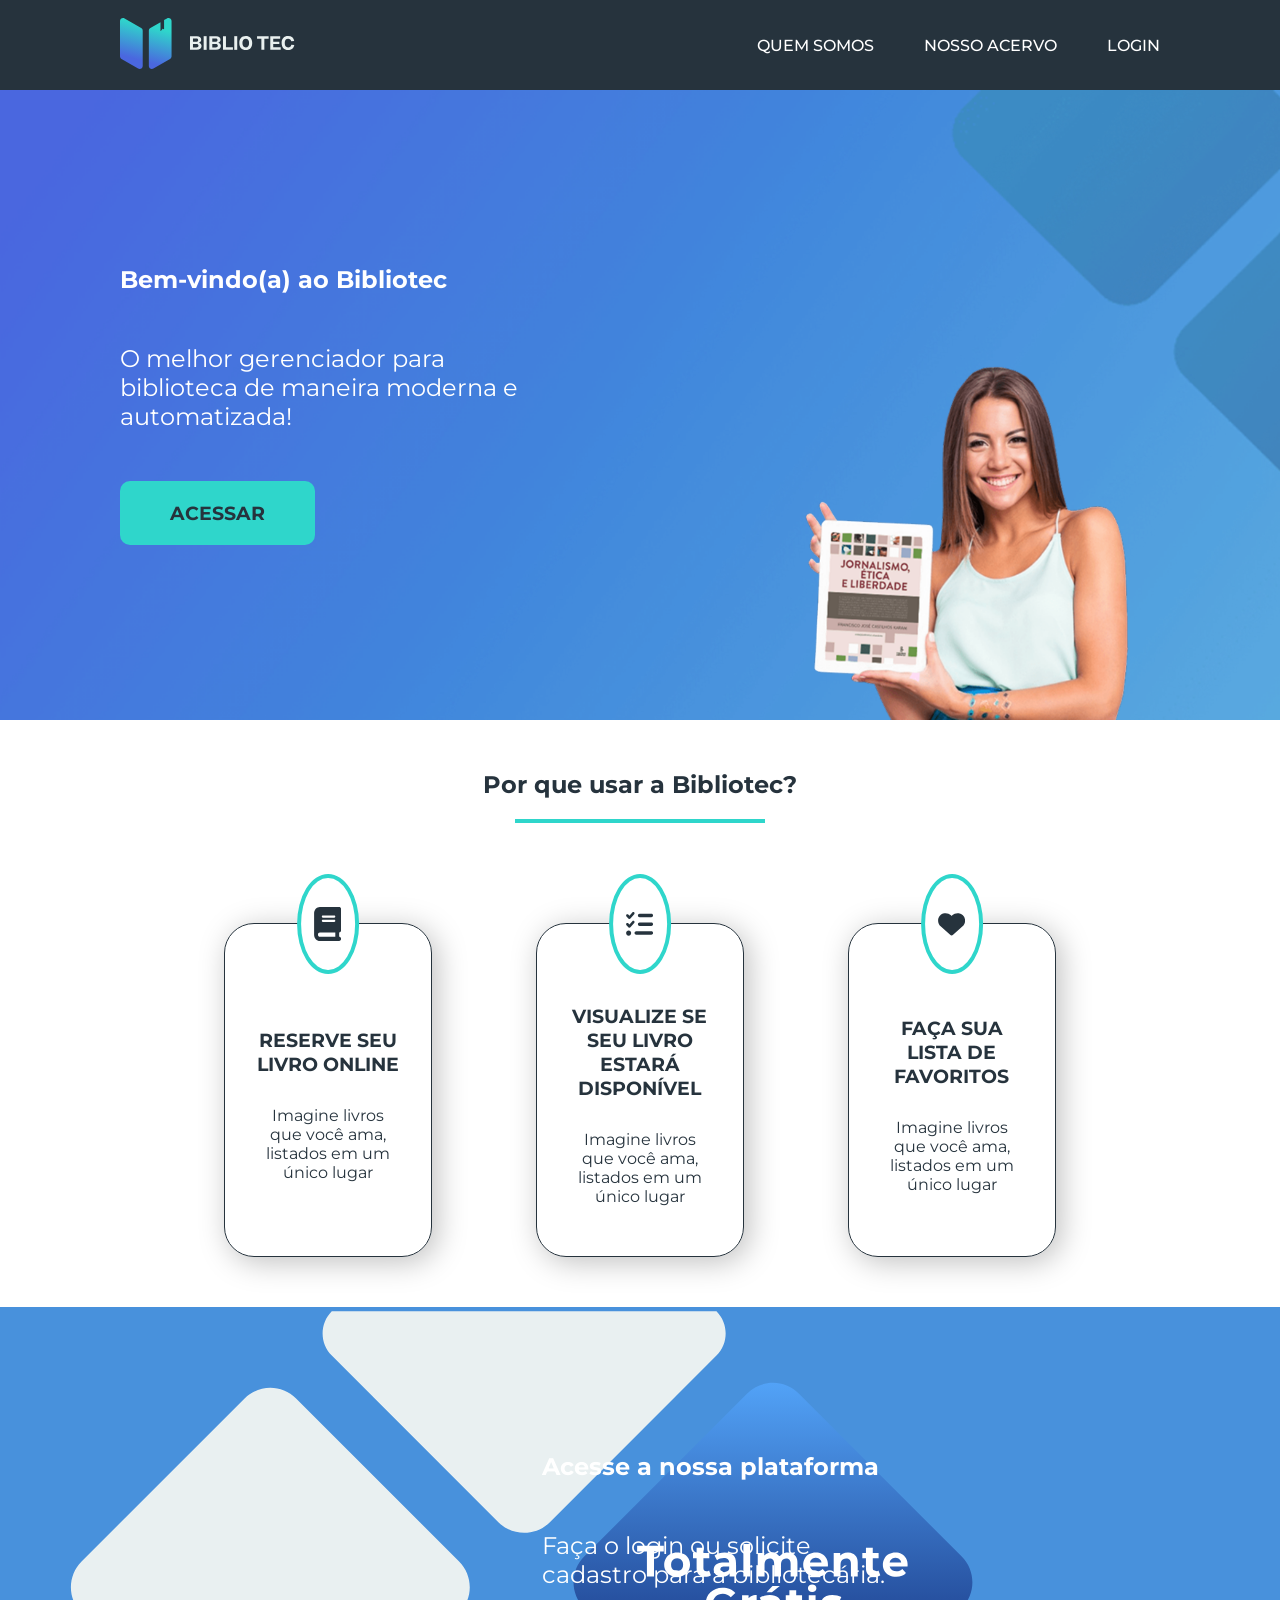
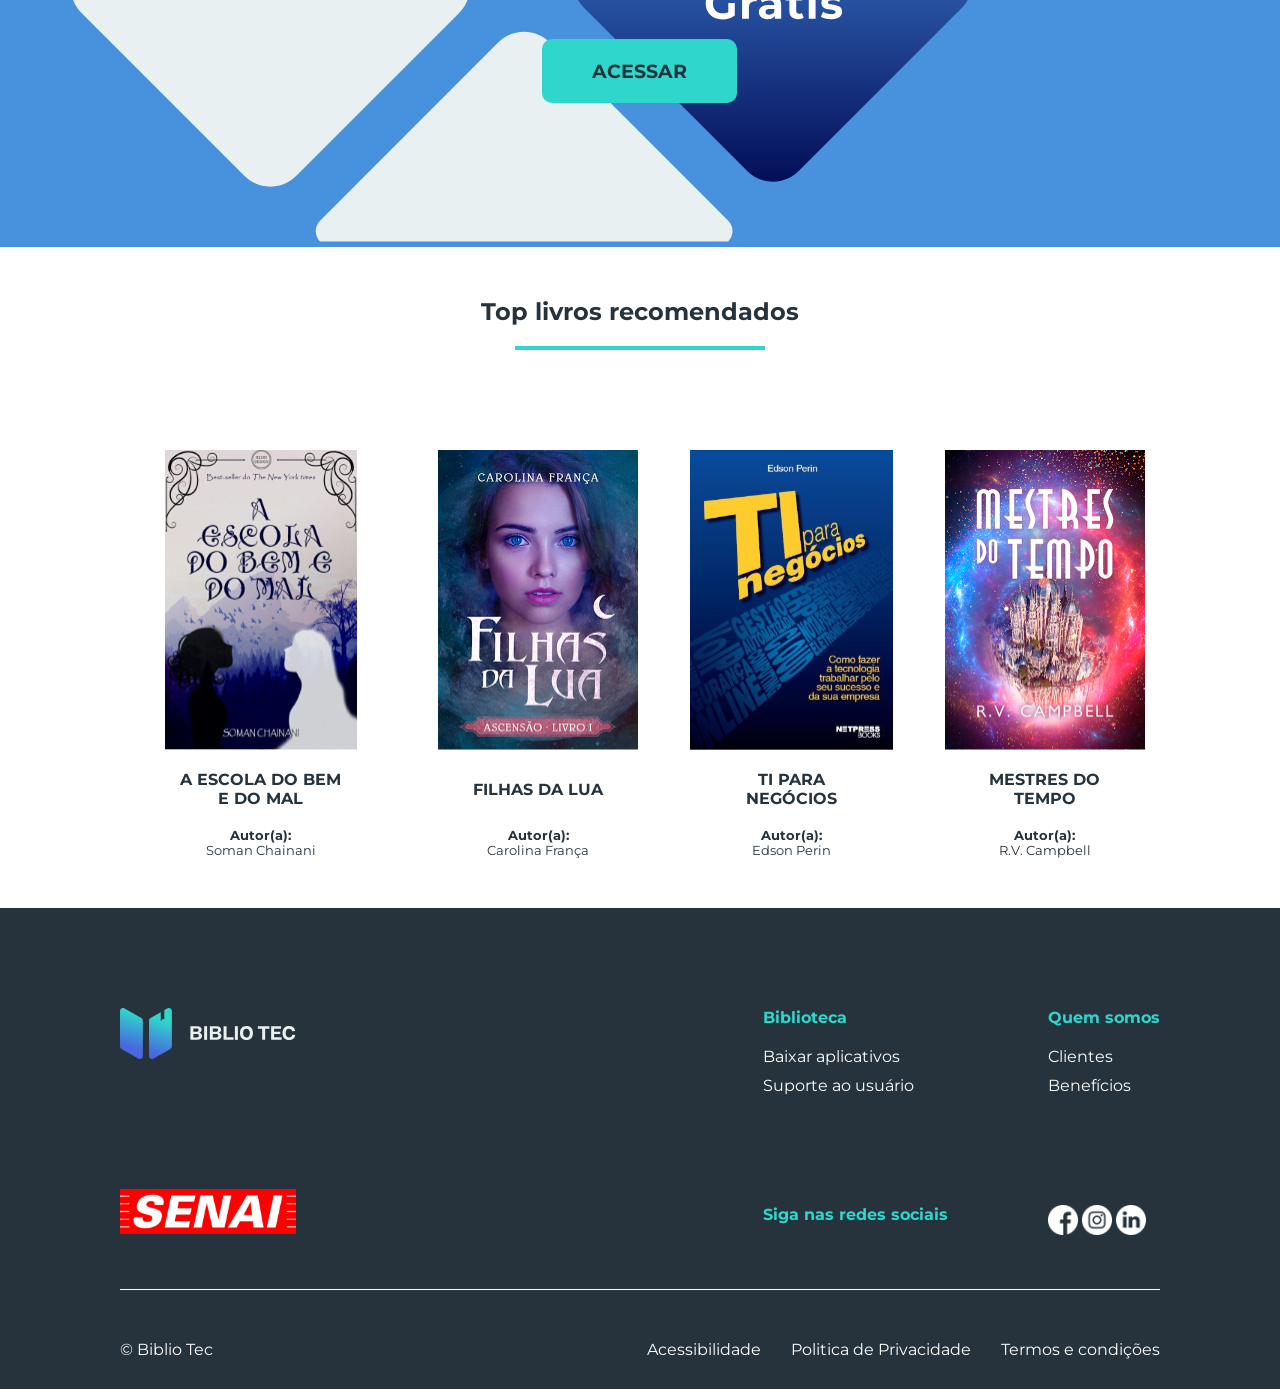
<file: index.html>
<!DOCTYPE html>
<html lang="pt-br">

<head>
    <meta charset="UTF-8">
    <meta name="viewport" content="width=device-width, initial-scale=1.0">
    <title>Bibliotec - Gestão de Bibliotecas</title>

    <link rel="stylesheet" href="styles/global.css">
    <link rel="stylesheet" href="style.css">
    <link rel="shortcut icon" href="imgs/Icone - Bibliotec.png" type="image/x-icon">
    <link rel="stylesheet" href="https://cdnjs.cloudflare.com/ajax/libs/font-awesome/6.4.2/css/all.min.css">
</head>

<body>
    <header class="cabecalho">
        <a href="#">
            <img src="imgs/Logo Horizontal - branca.svg" alt="Logo do sistema Bibliotec.">
        </a>

        <nav class="navegacao">
            <a href="#quem-somos">Quem somos</a>
            <a href="#acervo">Nosso acervo</a>
            <a href="login/login.html">Login</a>
        </nav>

        <!--Responsividade-->
        <button class="botao-menu" id="menu">
            <i class="fa-solid fa-bars"></i>
        </button>
    </header>
    <main>
        <section class="banner-principal">

            <div class="texto-banner">
                <h1>Bem-vindo(a) ao Bibliotec</h1>
                <p>O melhor gerenciador para biblioteca de maneira moderna e automatizada!</p>
                <a href="" class="botao">Acessar</a>
            </div>

            <img src="imgs/img-mulher.png" alt="Imagem de uma mulher segurando uma revista.">

        </section>

        <section class="beneficios" id="quem-somos">
            <div class="titulo-secao">
                <h2>Por que usar a Bibliotec?</h2>
                <span></span>
            </div>

            <div class="beneficios-lista">
                <article class="beneficio">
                    <div class="beneficio-icone">
                        <img src="imgs/icone-livro-home.svg" alt="Icone de livro">
                    </div>
                    <h3>Reserve seu livro online</h3>
                    <p>Imagine livros que você ama, listados em um único lugar</p>
                </article>

                <article class="beneficio">
                    <div class="beneficio-icone">
                        <img src="imgs/icone-lista-home.svg" alt="Icone de lista">
                    </div>
                    <h3>Visualize se seu livro estará disponível</h3>
                    <p>Imagine livros que você ama, listados em um único lugar</p>
                </article>

                <article class="beneficio">
                    <div class="beneficio-icone">
                        <img src="imgs/icone-coracao-home.svg" alt="Icone de coração">
                    </div>
                    <h3>Faça sua lista de favoritos</h3>
                    <p>Imagine livros que você ama, listados em um único lugar</p>
                </article>
            </div>
        </section>

        <section class="banner-meio" id="acesso">
            <div class="texto-banner">
                <h2>Acesse a nossa plataforma</h2>
                <p>Faça o login ou solicite cadastro para a bibliotecária.</p>
                <a href="" class="botao">Acessar</a>
            </div>
        </section>

        <section class="acervo" id="acervo">
            <div class="titulo-secao">
                <h2>Top livros recomendados</h2>
                <span></span>
            </div>

            <div class="livros">

                <article class="livro">
                    <img src="imgs/livro-aescoladobememal.svg" alt="">
                    <h3>A escola do bem e do mal</h3>

                    <div class="livro-texto">
                        <h4>Autor(a):</h4>
                        <p>Soman Chainani</p>
                    </div>
                </article>

                <article class="livro">
                    <img src="imgs/livro-filhasdalua.svg" alt="">
                    <h3>Filhas da Lua</h3>

                    <div class="livro-texto">
                        <h4>Autor(a):</h4>
                        <p>Carolina França</p>
                    </div>
                </article>

                <article class="livro">
                    <img src="imgs/livro-ti.svg" alt="">
                    <h3>TI para Negócios</h3>

                    <div class="livro-texto">
                        <h4>Autor(a):</h4>
                        <p>Edson Perin</p>
                    </div>
                </article>

                <article class="livro">
                    <img src="imgs/livro-mestredotempo.svg" alt="">
                    <h3>Mestres do Tempo</h3>

                    <div class="livro-texto">
                        <h4>Autor(a):</h4>
                        <p>R.V. Campbell</p>
                    </div>
                </article>

            </div>
        </section>
    </main>

    <footer>
        <section class="main">
            <div class="rodape-logos">
                <img src="imgs/Logo Horizontal - branca.svg" alt="Bibliotec" />
                <img src="imgs/SENAI_São_Paulo_logo 1.svg" alt="SENAI" />
            </div>

            <div class="rodape-informacoes">
                <nav class="nav-footer">
                    <p>Biblioteca</p>
                    <a href="#">Baixar aplicativos</a>
                    <a href="#">Suporte ao usuário</a>
                </nav>
                <nav class="nav-footer">
                    <p>Quem somos</p>
                    <a href="# ">Clientes</a>
                    <a href="#">Benefícios</a>
                </nav>
                <p>Siga nas redes sociais</p>
                <nav class="rodape-icones">
                    <a href="#facebook">
                        <img src="imgs/icone-facebook.svg" alt=" Icone do Facebook" />
                    </a>
                    <a href="#instagram">
                        <img src="imgs/icone-instagram.svg" alt="Icone do Instagram" />
                    </a>
                    <a href="#linkedin">
                        <img src="imgs/icone-linkedin.svg" alt="Linkedin" />
                    </a>
                </nav>
            </div>
        </section>

        <span></span>

        <section class="footer-inferior">
            <p>&copy; Biblio Tec</p>
            <nav class="footer">
                <a href="#">Acessibilidade</a>
                <a href="#">Politica de Privacidade</a>
                <a href="#">Termos e condições</a>
            </nav>
        </section>
    </footer>
    <script src="index.js"></script>
    <script src="script.js"></script>
</body>

</html>
</file>
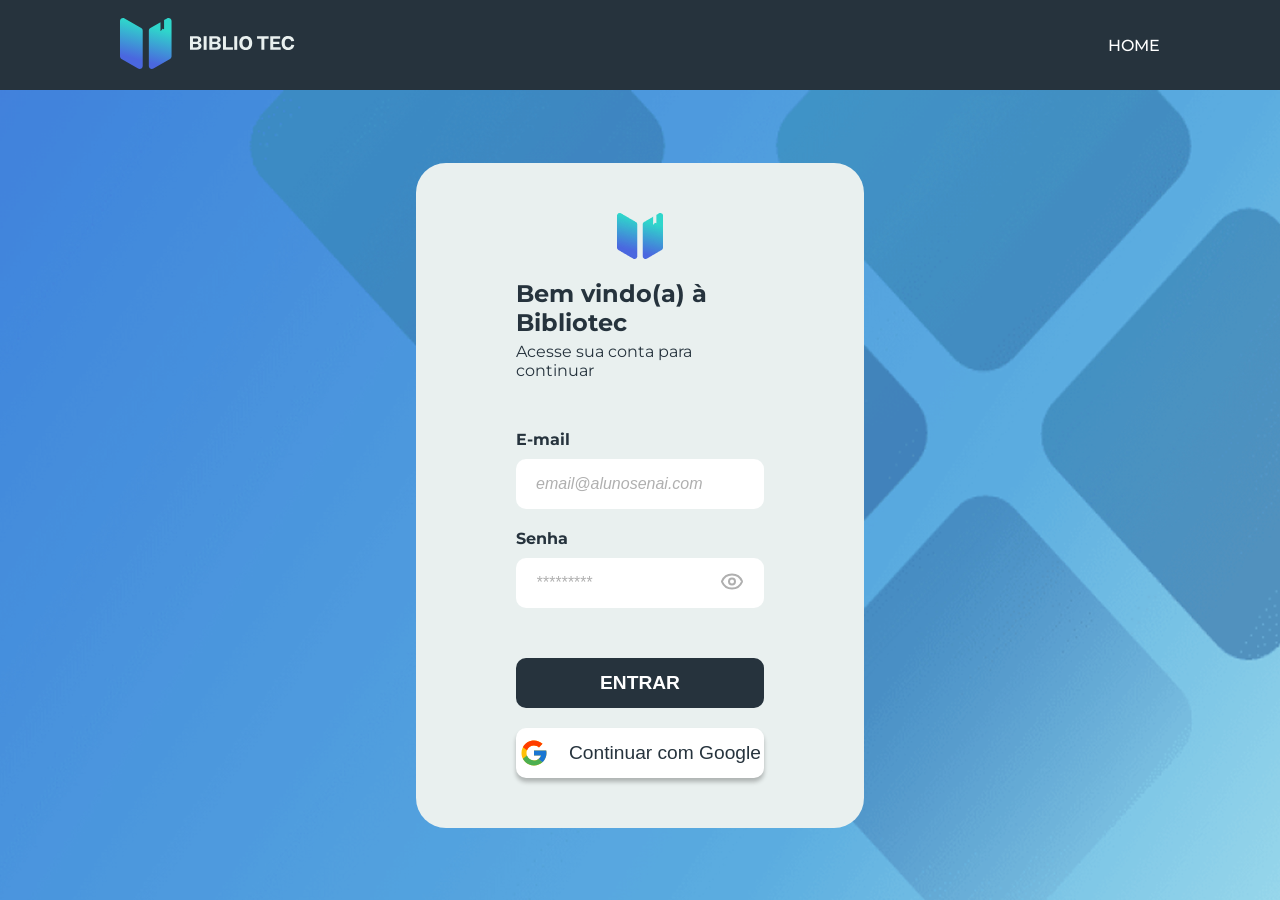
<file: login/login.html>
<!DOCTYPE html>
<html lang="pt-br">
<head>
    <meta charset="UTF-8">
    <meta name="viewport" content="width=device-width, initial-scale=1.0">
    <title>Bibliotec - Login</title>
    <link rel="stylesheet" href="login.css">
    <link rel="stylesheet" href="../styles/global.css">
    <link rel="shortcut icon" href="../imgs/Icone - Bibliotec.png" type="image/x-icon">
</head>
<body>
    <header class="cabecalho">
        <a href="#">
            <img src="../imgs/Logo Horizontal - branca.svg" alt="Logo do sistema Bibliotec.">
        </a>

        <nav class="navegacao">
            <a href="../index.html">Home</a>
        </nav>
    </header>

    <main class="conteudo">
        <section class="login">
            <div class="login-cabecalho">
                <img src="../imgs/Icone - Bibliotec.png" alt="Logo Bibliotec">

                <h1>Bem vindo(a) à Bibliotec</h1>
                <p>Acesse sua conta para continuar</p>
            </div>
            
            <form>
                <div class="campo">
                    <label for="email">E-mail</label>
                    <input type="email" id="email" placeholder="email@alunosenai.com">
                </div>
                
                <div class="campo">
                    <label for="senha">Senha</label>
                    <div class="campo-senha">
                        <input type="password" id="senha" placeholder="*********">
                        <button type="button" id="mostrar-senha" class="botao-olho">
                            <svg xmlns="http://www.w3.org/2000/svg" width="24" height="24" viewBox="0 0 24 24" fill="none" stroke="currentColor" stroke-width="2" stroke-linecap="round" stroke-linejoin="round" class="lucide lucide-eye-icon lucide-eye"><path d="M2.062 12.348a1 1 0 0 1 0-.696 10.75 10.75 0 0 1 19.876 0 1 1 0 0 1 0 .696 10.75 10.75 0 0 1-19.876 0"/><circle cx="12" cy="12" r="3"/></svg>
                        </button>
                    </div>
                </div>
            
                <button type="submit" class="botao-entrar">Entrar</button>
                
                <button class="botao-google">
                    <img src="../imgs/icone-google.svg" alt="Logo Google">
                    <span>Continuar com Google</span>
                </button>
            </form>
        </section>
    </main>

    <script src="login.js"></script>
</body>
</html>
</file>
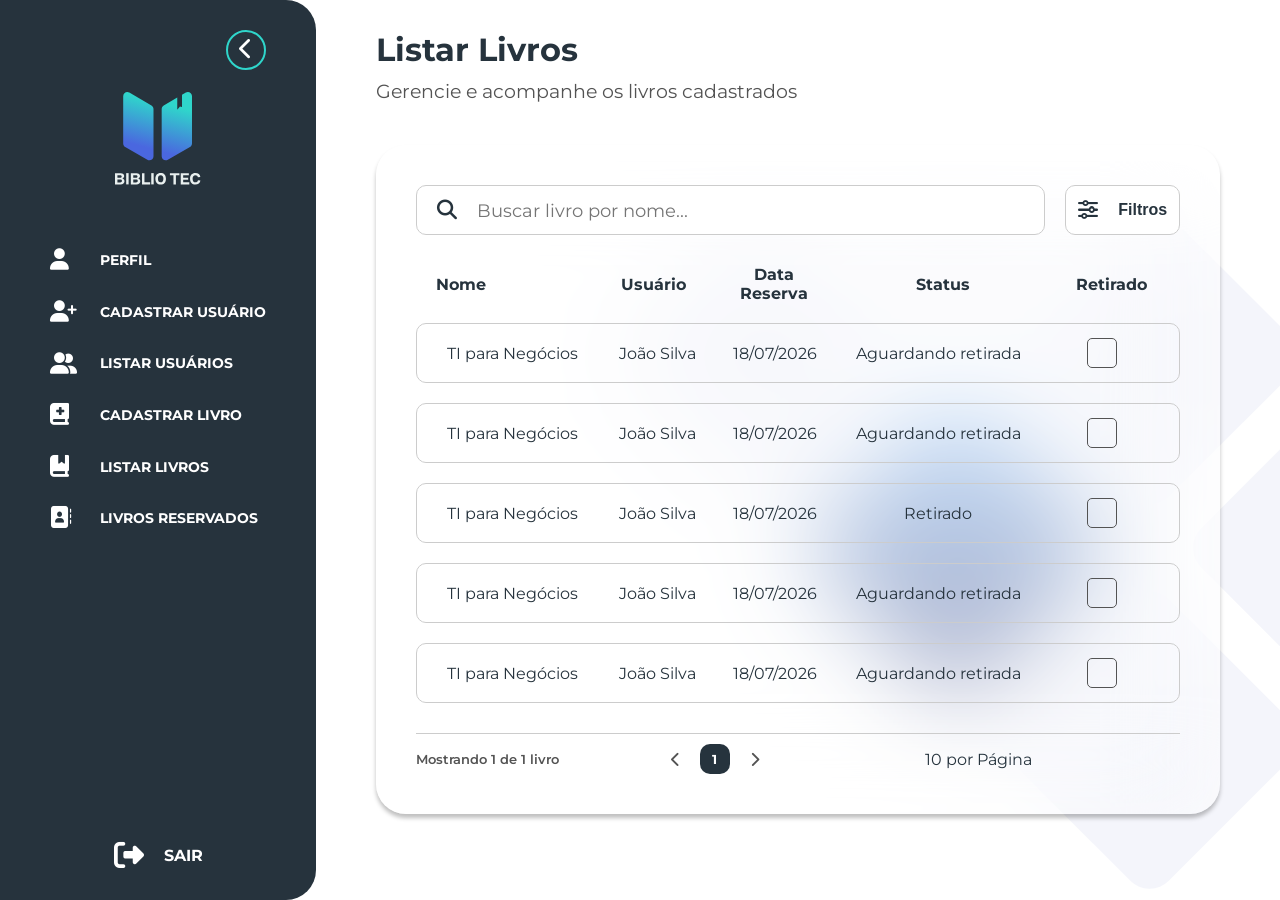
<file: VisaoAdm/ListagemReservados/ListagemR.html>
<!DOCTYPE html>
<html lang="pt-br">
<head>
    <meta charset="UTF-8">
    <meta name="viewport" content="width=device-width, initial-scale=1.0">
    <title>Listagem de Reservas</title>
    <link rel="stylesheet" href="ListagemR.css">
    <link rel="stylesheet" href="../../styles/global.css">

    <link rel="shortcut icon" href="../../imgs/Icone - Bibliotec.png" type="image/x-icon">

    <link rel="stylesheet" href="https://cdnjs.cloudflare.com/ajax/libs/font-awesome/6.4.2/css/all.min.css">

</head>
<body class="pagina-listagem">
    <aside class="menu-lateral">
        <div class="topo-menu">
            <button class="botao-voltar">
                <i class="fa-solid fa-chevron-left"></i>
            </button>

            <img class="logo" src="../../imgs/Logo Vertical - clara.svg" alt="">
        </div>

        <nav class="menu-navegacao">

            <a href="#" class="item-menu">
                <i class="fa-solid fa-user"></i>
                <span>Perfil</span>
            </a>

            <a href="#" class="item-menu">
                <i class="fa-solid fa-user-plus"></i>
                <span>Cadastrar Usuário</span>
            </a>

            <a href="#" class="item-menu">
                <i class="fa-solid fa-user-group"></i>
                <span>Listar Usuários</span>
            </a>

            <a href="#" class="item-menu">
                <i class="fa-solid fa-book-medical"></i>
                <span>Cadastrar Livro</span>
            </a>

            <a href="#" class="item-menu ativo">
                <i class="fa-solid fa-book-bookmark"></i>
                <span>Listar Livros</span>
            </a>

            <a href="#" class="item-menu">
                <i class="fa-solid fa-address-book"></i>
                <span>Livros Reservados</span>
            </a>
        </nav>

        <!-- SAIR -->
        <a href="../../login/login.html" class="botao-sair">
            <i class="fa-solid fa-right-from-bracket"></i>
            <span>Sair</span>
        </a>
    </aside>

    <main class="conteudo-listagem">
        <section class="cabecalho-pagina">
            <h1>Listar Livros</h1>
            <p>Gerencie e acompanhe os livros cadastrados</p>
        </section>

        <!-- CARD PRINCIPAL -->
        <section class="card-listagem">

            <div class="area-busca">
                <div class="campo-busca">
                    <i class="fa-solid fa-magnifying-glass"></i>
                    <input type="text" placeholder="Buscar livro por nome...">
                </div>

                <button class="botao-filtro">
                    <i class="fa-solid fa-sliders"></i>
                    <span>Filtros</span>
                </button>
            </div>

            <!-- CABEÇALHO DA LISTA -->
            <div class="cabecalho-lista">
                <h2>Nome</h2>
                <h2>Usuário</h2>
                <h2>Data Reserva</h2>
                <h2>Status</h2>
                <h2>Retirado</h2>
            </div>

            <!-- LIVROS -->

            <div class="lista-livros">

                <!-- LIVRO -->
                 <article class="livro">
                    <p class="nome-livro">TI para Negócios</p>
                    <p class="Usuario">João Silva</p>

                   <p class="data-reserva">18/07/2026</p>

                   <p class="status">Aguardando retirada</p>

                    <input type="checkbox">
                </article>


                 <article class="livro">
                    <p class="nome-livro">TI para Negócios</p>
                    <p class="Usuario">João Silva</p>

                   <p class="data-reserva">18/07/2026</p>

                   <p class="status">Aguardando retirada</p>

                    <input type="checkbox">
                </article>


                 <article class="livro">
                    <p class="nome-livro">TI para Negócios</p>
                    <p class="Usuario">João Silva</p>

                   <p class="data-reserva">18/07/2026</p>

                   <p class="status1">Retirado</p>

                    <input type="checkbox">
                </article>


                 <article class="livro">
                    <p class="nome-livro">TI para Negócios</p>
                    <p class="Usuario">João Silva</p>

                   <p class="data-reserva">18/07/2026</p>

                   <p class="status">Aguardando retirada</p>

                    <input type="checkbox">
                </article>

             

                <article class="livro">
                    <p class="nome-livro">TI para Negócios</p>
                    <p class="usuario">João Silva</p>

                   <p class="data-reserva">18/07/2026</p>

                   <p class="status">Aguardando retirada</p>

                    <input type="checkbox">
                </article>

            </div>

            <!-- RODAPÉ DA LISTAGEM -->
            <div class="rodape-listagem">
                <p class="quantidade-livros">Mostrando 1 de 1 livro</p>

                <!-- PAGINAÇÃO -->
                <div class="paginacao">
                    <button class="botao-pagina">
                        <i class="fa-solid fa-chevron-left"></i>
                    </button>

                    <span class="pagina-atual">1</span>

                    <button class="botao-pagina">
                        <i class="fa-solid fa-chevron-right"></i>
                    </button>
                </div>
                <p class="paginacao1">10 por Página</p>
            </div>
            
        </section>
    </main>
</body>
</html>
</file>
<file: styles/global.css>
@import url('https://fonts.googleapis.com/css2?family=Montserrat:ital,wght@0,100..900;1,100..900&display=swap');


* {
    padding: 0;
    margin: 0;
    box-sizing: border-box;
}

:root {
    --azul-escuro: #26333D;
    --texto: #26333D;
    --branco: #FFFFFF;
    --cor-destaque: #2FD6CB;
    --fundos: #E9F0EF;
    --textos-paginas: #535353;
    --cor-bordas: #CCCCCC;
}

html {
    scroll-behavior: smooth;
}

body {
    font-family: "Montserrat", sans-serif;
    background-color: var(--branco);
    color: var(--texto);
}

/* CABEÇALHO */

a {
    color: var(--branco);
    text-decoration: none;
}

.cabecalho {
    background-color: var(--azul-escuro);

    display: flex;
    /* flex-direction: row; */
    /* por padrão o flex vem na direção row/linha */

    /* alinha no sentido do flex */
    justify-content: space-between;

    /* alinha no sentido contrário do flex */
    align-items: center;

    padding: 0 120px;

    height: 10vh; /* 10% da visualização vertical do dispositivo/navegador*/
}

.navegacao {
    display: flex;
    align-items: center;

    gap: 50px;
}

.navegacao a {
    text-transform: uppercase;

    /* 1rem -> equivale a 16px (padrão da raíz do HTML) */
    /* em -> pega o tamanho da tipografia do elemento pai */
    font-size: 1em; 
    font-weight: 500;
}


/* LAYOUT DAS PÁGINAS PRINCIPAIS */

/* Página */
.pagina-listagem {
    display: grid;
    grid-template-columns: auto 1fr;
}

/* MENU LATERAL */
.menu-lateral {
    background-color: var(--azul-escuro);

    height: 100vh;

    border-radius: 0 30px 30px 0;

    display: flex;
    flex-direction: column;

    padding: 30px 50px;
}

/* TOPO DO MENU */

.topo-menu {
    display: flex;
    flex-direction: column;
    align-items: center;
}

.botao-voltar {
    /* Largura e altura do botão */
    width: 40px;
    height: 40px;

    font-size: 22px; /* ajustar tamanho do icone */

    border-radius: 50%;
    border: 2px solid var(--cor-destaque);

    background-color: transparent;
    color: var(--branco);

    align-self: flex-end;
    cursor: pointer;
}

/* LOGO */

.logo {
    margin-top: 10%;
    margin-bottom: 30%;
    width: 40%;
}

/* NAVEGAÇÃO */

.menu-navegacao {
    display: flex;
    flex-direction: column;
    gap: 30px;
}

.item-menu {
    display: flex;
    align-items: center;

    gap: 20px;

    text-transform: uppercase;
    font-size: 0.9em;
    font-weight: 700;
}

.item-menu i {
    width: 30px;
    font-size: 1.5em;
}

.item-menu:hover {
    color: var(--cor-destaque);
    padding-bottom: 10px;
    border-bottom: 4px solid var(--cor-destaque);
}

/* ITEM ATIVO */
.item-menu .ativo {
    padding-bottom: 10px;
    border-bottom: 4px solid var(--cor-destaque);
}

/* BOTAO SAIR */

.botao-sair {
    display: flex;
    align-items: center;
    justify-content: center;

    gap: 20px;

    font-size: 1em;
    font-weight: 700;
    text-transform: uppercase;

    margin-top: auto;
}

.botao-sair i{
    font-size: 30px;
}

.botao-sair:hover{
    color: var(--cor-destaque);
}

/* CONTEÚDO */

.conteudo-listagem {
    display: flex;
    flex-direction: column;

    gap: 5%;

    padding: 30px 60px;

    background-color: var(--branco);

    background-image: url(../../imgs/fundo-telas.svg);
    background-repeat: no-repeat;
    background-size: 70%;
    background-position: right bottom;

    height: 100vh;
}

/* CABECALHO MAIN */

.cabecalho-pagina h1 {
    font-size: 2em;
    font-weight: 700;

    margin-bottom: 10px;
}

.cabecalho-pagina p {
    font-size: 1.2em;
    color: var(--textos-paginas);
}

/* CARD PRINCIPAL */

.card-listagem {
    /* APLICA O FILTRO DE DESFOQUE */
    backdrop-filter: blur(50px);
    background-color: rgba(255, 255, 255, 0.3);

    border-radius: 30px;

    padding: 40px;

    height: auto;

    box-shadow: 
        inset 0 20px 50px rgba(255, 255, 255, 0.5), /* inset -> sombra interna */
        0 4px 4px rgba(0, 0, 0, 0.25); /* sombra externa */

    display: flex;
    flex-direction: column;
}
</file>
<file: style.css>
/* CONTEÚDO PRINCIPAL */

/* Primeiro banner */

.banner-principal {
    color: var(--branco);

    height: 70vh;

    background-image: url(imgs/banner-principal-home.png);
    background-size: cover;

    /* background-repeat: no-repeat; */

    /* overflow: hidden; evita que os elementos transbordem */

    display: flex;
    align-items: center;
    justify-content: space-between;

    padding: 0 120px;
}

.texto-banner {
    height: 100%;

    display: flex;
    flex-direction: column;

    align-items: flex-start;
    justify-content: center;
    gap: 50px;
}

.texto-banner p {
    font-size: 1.5em;
    width: 60%;
}

.botao {
    padding: 20px 50px;

    border-radius: 10px;

    background-color: var(--cor-destaque);
    color: var(--azul-escuro);

    font-size: 1.2em;
    font-weight: 700;

    text-transform: uppercase;
}

.botao:hover {
    background-color: #2ab2ab;
    color: var(--branco);
}

.banner-principal img {
    align-self: flex-end;
    width: 35%;
}

/* Titulo das seções */

.titulo-secao {
    display: flex;
    flex-direction: column;
    align-items: center;
}

.titulo-secao h2 {
    font-size: 1.5em;
    margin-bottom: 20px;
}

.titulo-secao span {
    display: flex;
    width: 250px;
    height: 4px;
    background-color: var(--cor-destaque);
}

/* Seção Benefícios */

.beneficios {
    padding: 50px 120px;

    display: flex;
    flex-direction: column;

    align-items: center;
    justify-content: space-between;

    gap: 100px;
}

.beneficios-lista {
    display: grid;

    grid-template-columns: repeat(3, 20%);

    gap: 10%;

    justify-content: center;
}

.beneficio {
    display: flex;
    flex-direction: column;

    align-items: center;
    justify-content: center;

    padding: 80px 20px 50px; /* em cima -> direita e esquerda -> embaixo */

    border: 1px solid var(--azul-escuro);
    border-radius: 30px;
    box-shadow: 5px 5px 30px rgba(0, 0, 0, 0.25); /* x -> y -> blur(desfoque) -> cor com transparência */

    text-align: center;

    /* Cria referência de posicionamento para o ícone, quando o ícone for posicionado, usa esse card como referência */
    /* sem isso, o círculo poderia usar outro elemento da página como referência e sair passeando pelo layout. */
    position: relative;
}

.beneficio-icone img {
    width: 50%;
}

.beneficio-icone {
    border: 4px solid var(--cor-destaque);
    background-color: var(--branco);

    border-radius: 50%;

    width: 30%;
    height: 30%;

    /* Retira o ícone do fluxo normal, com o absolute ele pode ficar por cima do card */
    position: absolute;

    /* Move o elemento pra cima, o valor negativo faz ele sair parcialmente do card */
    top: -15%;

    /* Coloca o começo elemento em 50% da largura do card */
    left: 50%;

    /* ajustamos o posicionamento do elemento, mas a borda esquerda do círculo fica no centro, não o círculo inteiro */
    transform: translateX(-50%);

    display: grid;

    /* place-items: center; é a mesma coisa que colocar:
        align-items: center; e justify-items: center; */
    place-items: center;
}

.beneficio h3 {
    font-size: 1.2em;
    margin-bottom: 30px;
    text-transform: uppercase;
    width: 90%;
}

.beneficio p {
    font-size: 1em;
    width: 80%;
}

/* Banner meio */

.banner-meio {
    height: 60vh;

    background-image: url(imgs/Banner\ centro.svg);
    background-size: cover;

    display: flex;
    justify-content: flex-end;

    padding: 0 120px;
    color: var(--branco);
}

/* ACERVO */

.acervo {
    display: flex;
    flex-direction: column;
    justify-content: space-between;

    gap: 100px;
    padding: 50px 120px;
}

.livros {
    display: grid;
    grid-template-columns: repeat(4, auto);
    justify-content: center;
    gap: 5%;
}

.livro {
    display: flex;
    flex-direction: column;

    align-items: center;
    justify-content: space-between;
    gap: 20px;

    text-align: center;
}

.livro img {
    height: 300px;
}

.livro h3 {
    text-transform: uppercase;
    font-size: 1em;
    width: 65%;
}

.livro-texto {
    font-size: 0.8em;
}

/* footer - feito pelos alunos */

footer{
    background-color: var(--azul-escuro);
    color: var(--branco);
    padding: 100px 120px 30px;
}

.main {
    display: flex;
    justify-content: space-between;
}

.rodape-logos {
    display: flex;
    flex-direction: column;
    gap: 130px;
}

.rodape-informacoes {
    display: grid;
    grid-template-columns: 1fr auto;
    justify-content: space-between;
    align-items: flex-start;
    gap: 100px;
}

.nav-footer  {
    display: flex;
    flex-direction: column;
}

.nav-footer p {
    color: var(--cor-destaque);
    margin-bottom: 20px;

}
.nav-footer a {
    color: var(--branco);
    margin-bottom: 10px;
}

.icones {
    display: flex;
    gap: 20px;
}

footer span {
    display: flex;
    margin: 50px 0;
    background-color: white;
    height: 1px;
    width: 100%;
}

.footer-inferior {
    display: flex;
    justify-content: space-between;
}

.footer {
    display: flex;
    justify-content: space-between;
    gap: 30px;
}

.rodape-informacoes p {
    color: var(--cor-destaque);
    font-size: 1em;
    font-weight: 700;
    width: 100%;
}

.footer-inferior {
    display: flex;
}

/*Responsividade*/
.botao-menu{
display:none; /*esconde o elemento*/
background:transparent;
border:none;
cursor:pointer;
}

.botao-menu i{
    font-size:2em;
    color:white;
    border-radius:10px;
}

/*Responsividade com tamanho -> MEDIA QUERY*/

@media (max-width:1024px){
    html{
        font-size:12px;
    }

    .cabecalho img{
        width:60%;
    }
    .texto-banner h1{
        text-align:center;
    }
/*BENEFICIOS*/

    .beneficios{
        gap:50px;
        padding:30px 0;
        overflow:hidden;
    }

    .beneficios-lista{
        grid-template-columns: repeat(3,30%);
        overflow-x:scroll;  /*permite que o objeto role para o lado*/
        padding:50px 20px;
        justify-content: flex-start;
    }
    .beneficios-lista::-webkit-scrollbar{
        display:none;
    }

    .beneficio{
        padding:80px 10px 50px;
    }

    .benefico h3{
        margin-bottom: 25px;
        width:60%;
    }

    .beneficio p{
        width:60%
    }

    /*BANNER MEIO*/

    .banner-meio{
        background-position: center;
        padding:0 30px;
    }

    .banner-meio .texto-banner{
        align-items:flex-end;
    }

    .banner-meio .texto-banner p{
        text-align:right;
    }

    /*ACERVO*/
    .acervo{
        padding:70px 40px;
        gap:50px;
    }

    .livros{
        grid-template-columns: repeat(auto-fit,minmax(150px,1fr));
        gap:40px 50px;
    }
    .livro img{
        max-width:100%;
    }

    .livro h3{
        font-size: 1em;
    }
}

@media (max-width:768px) {
    .cabecalho {
        padding: 0 40px;
        position: relative;

    }

    .botao-menu {
        display: flex;
    }

    .navegacao {
        background-color: var(--azul-escuro);
        position: absolute;
        top: 10vh;
        left: 0;
        width: 100%;
        height: auto;

        padding: 40px;
        border-radius: 0 0 0 30px;
        flex-direction: column;
        align-items: flex-end;
        gap: 20px;
        z-index: 100;
       display: none;
    }

    .navegacao.ativo {
        display: flex;

    }

    .banner-principal {
        height: 50vh;
        padding: 30px 0 10px 0;
        position: relative;
    }

    .banner-principal .texto-banner {
        width: 100%;
        height: 100%;
        align-items: center;
        justify-content: space-between;
    }

    .banner-principal .texto-banner h1 {
        font-size: 2em;
    }

    .banner-principal .texto-banner p {
        display: none;
    }

    .banner-principal img {
        width: 40%;
        position: absolute;
        bottom: 0;
        left: 50%;
        transform: translateX(-50%);
        z-index: 1;
    }

    .banner-principal .botao {
        padding: 20px 40px;
        font-size: 1.2em;
        z-index: 2;
    }

    .beneficios-lista {
        grid-template-columns: repeat(3, 45%);
    }

    .beneficios-icone img {
        width: 40%;
    }

    .banner-meio .texto-banner {
        display: none;
    }

    .main {
        flex-direction: column;
        gap: 70px
    }

    footer {
        padding: 50px 60px 15px;
    }

    footer span {
        margin: 20px 0;
    }

    .rodape-logos {
        flex-direction: row;
        gap: 0;
        justify-content: space-between;
    }

    .rodape-logos img {
        width: 150px;
    }

    .rodape-icones {
        display: flex;
        justify-content: space-between;
    }

    .rodape-icones img {
        width: 20px;
    }

    .rodape-informacoes {
        gap: 30px
    }

    .footer-inferior .footer {
        flex-direction: column;
        gap: 15px
    }
}

@media (max-width:450px) {
    .rodape-logos img {
        width: 110px;
    }

    footer p, a {
        font-size: 10px;
    }
}

@media (max-width: 500px) {

    .banner-principal img {
        width: 80%;
    }

    .beneficios-lista {
        grid-template-columns: repeat(3, 65%);
    }

    .beneficio-icone {
        width: 35%;
    }

    .banner-meio {
        background-position: 40%;
    }

    footer .main {
        gap: 50px;
    }

    .rodape-informacoes {
        display: flex;
        flex-direction: column;
    }

    .rodape-logos {
        align-items: flex-start;
        flex-direction: column;
    }

    .rodape-logos img {
        width: 100%;
    }

    .rodape-icones {
        display: flex;
        gap: 10px;
    }

    .rodape-icones img {
        width: 80%;
    }

    .footer-inferior {
        flex-direction: column;
        gap: 40px;
    }

    .footer {
        gap: 10px;
        text-align: left;
    }
}
</file>
<file: login/login.css>
/* main */

.conteudo {
    background-image: url(../imgs/banner-login.png);

    background-size: cover;

    height: 90vh;

    display: flex;
    justify-content: center;
    align-items: center;
}

/* área login */

.login {
    display: flex;
    flex-direction: column;

    background-color: var(--fundos);

    width: 35%;

    border-radius: 30px;

    padding: 50px 100px;

    gap: 50px;
}

/* CABEÇALHO DO LOGIN */

.login-cabecalho {
    display: flex;
    flex-direction: column;
    align-items: center;
    
    gap: 5px;
}

.login-cabecalho img {
    margin-bottom: 15px;
}

.login-cabecalho h1 {
    font-size: 1.5em;
}

.login-cabecalho p {
    font-size: 1em;
}

/* FORMULÁRIO */
form {
    display: flex;
    flex-direction: column;

    gap: 20px;
}

/* CAMPOS */
.campo {
    display: flex;
    flex-direction: column;
    gap: 10px;
}

.campo label {
    color: var(--azul-escuro);
    font-size: 1em;
    font-weight: 700;
}

.campo input {
    width: 100%;
    height: 50px;

    border: none;
    border-radius: 10px;

    background-color: var(--branco);

    padding: 0 20px;

    font-size: 1em;

    outline: none;
}

.campo input::placeholder {
    color: #00000050;
    font-style: italic;
}

/* CAMPO SENHA */

.campo-senha {
    position: relative;
}

.botao-olho {
    position: absolute;

    right: 20px;
    top: 50%;
    transform: translateY(-50%);

    border: none;
    background: transparent;

    cursor: pointer;
    color: #00000050;
}

/* Botao entrar */

.botao-entrar {
    width: 100%;
    height: 50px;

    margin-top: 30px;

    border: none;
    border-radius: 10px;

    background-color: var(--azul-escuro);
    color: var(--branco);

    font-size: 1.2em;
    font-weight: 700;

    text-transform: uppercase;

    transition: transform 0.2s;
}

.botao-entrar:hover {
    cursor: pointer;
    background-color: #344957;
    transform: translateY(-3px);
}

/* BOTAO GOOGLE */

.botao-google {
    width: 100%;
    height: 50px;

    border: none;
    border-radius: 10px;

    background-color: var(--branco);
    color: var(--azul-escuro);

    font-size: 1.2em;

    display: flex;
    align-items: center;
    justify-content: center;

    gap: 20px;

    transition: transform 0.2s;

    box-shadow: 0 4px 4px rgba(0, 0, 0, 0.25);
}

.botao-google:hover {
    cursor: pointer;
    transform: translateY(-3px);
}

.botao-google img {
    width: 30px;
    height: 30px;
}
</file>
<file: VisaoAdm/ListagemReservados/ListagemR.css>
/* BUSCA */

.area-busca {
    display: flex;
    align-items: center;

    gap: 20px;

    margin-bottom: 30px;
}

.campo-busca {
    /* esse elemento pode ocupar o espaço disponível dentro do container flex. */
    flex: 1;

    /*
        flex: 1 é a mesma coisa que:
            flex-grow: 1; o elemento pode crescer quando sobra espaço.
            flex-shrink: 1; o elemento pode encolher quando não existe espaço suficiente.
            flex-basis: 0%; fala para o elemento começar do 0% e junto com os outros, pode crescer ou diminuir.
    */

    height: 50px;
    padding: 0 20px;

    border: 1px solid var(--cor-bordas);
    border-radius: 10px;
    background-color: var(--branco);

    display: flex;
    align-items: center;
    gap: 20px;
}

.campo-busca i {
    font-size: 20px;
    color: var(--azul-escuro);
}

.campo-busca input {
    flex: 1;

    border: none;
    outline: none;

    font-family: inherit; /* estamos dizendo para herdar a fonte do pai */
    font-size: 1.1em;
    color: var(--textos-paginas);
}

/* FILTRO */

.botao-filtro {
    height: 50px;
    width: 15%;

    padding: 0 20px;

    border: 1px solid var(--cor-bordas);
    border-radius: 10px;

    background-color: var(--branco);

    display: flex;
    align-items: center;
    justify-content: center;

    gap: 20px;

    color: var(--texto);

    font-size: 1em;
    font-weight: 600;

    cursor: pointer;
    transition: 0.2s;
}

.botao-filtro i {
    font-size: 20px;
    color: var(--texto);
}

.botao-filtro:hover {
    transform: translateY(-2px);

    box-shadow: 0 5px 12px rgba(0, 0, 0, 0.12);
}

/* CABEÇALHO DA LISTA */

.cabecalho-lista {
    display: grid;
    grid-template-columns: 1.5fr 1.5fr 1fr 2.5fr 1fr;

    align-items: center;

    padding: 0 20px 20px; 

    font-weight: 700;
}

/* alinhando o nome a esquerda */
.cabecalho-lista h2:nth-child(1) {
    text-align: left;
}

/* alinhando o restante ao centro */
.cabecalho-lista h2 {
    text-align: center;
    font-size: 1em;
}

/* LISTA DE LIVROS */

.lista-livros {
    display: flex;
    flex-direction: column;

    gap: 20px;
}

.livro {
    display: grid;
    grid-template-columns: 1.5fr 1.5fr 1fr 2.5fr 1fr;

    align-items: center;
    justify-items: center;

    height: 60px;

    padding: 0 30px;

    border: 1px solid var(--cor-bordas);
    border-radius: 10px;

    font-size: 1em;
}

.livro p:nth-child(1) {
    justify-self: flex-start;
}


/* CHECKBOX */

input[type="checkbox"] {
    height: 30px;
    width: 30px;

    border: 1px solid var(--textos-paginas);
    border-radius: 5px;

    /* muda a cor do checkbox */
    /* accent-color: var(--cor-destaque); */

    /* cancela a aparência padrão do checkbox */
    appearance: none;
    cursor: pointer;
}

input[type="checkbox"]:checked /* pseudo-classe */ {
    background-color: var(--cor-destaque);
    border: none;
}

/* content é usado com o pseudo-elemento ::after */
input[type="checkbox"]:checked::after {
    content: "✓";

    display: flex;
    justify-content: center;
    align-items: center;

    width: 100%;
    height: 100%;

    color: var(--branco);
    font-size: 20px;
    font-weight: 800;
}

/* BOTÕES DE AÇÃO */

.botao-acao {
    border: none;
    background-color: transparent;

    color: var(--textos-paginas);

    font-size: 25px;
    transition: 0.3s;
}

.botao-acao:hover {
    color: var(--cor-destaque);
    transform: translateY(-1px);
    cursor: pointer;
}

/* RODAPÉ DA LISTAGEM */

.rodape-listagem {
    margin-top: 30px;

    padding-top: 10px;

    border-top: 1px solid var(--cor-bordas);

    display: grid;
    align-items: center;

    grid-template-columns: repeat(3,1fr);
}

.quantidade-livros {
    font-size: 0.8em;
    color: var(--textos-paginas);
    font-weight: 600;
}

/* PAGINAÇÃO */

.paginacao {
    display: flex;
    align-items: center;
    gap: 20px;
}

.botao-pagina {
    border: none;
    background-color: transparent;

    color: var(--textos-paginas);
    font-size: 15px;

    cursor: pointer;
}

.pagina-atual {
    display: flex;
    align-items: center;
    justify-content: center;

    width: 30px;
    height: 30px;

    border-radius: 10px;

    background-color: var(--azul-escuro);
    color: var(--branco);

    font-size: 0.8em;
    font-weight: 700;
}
</file>
